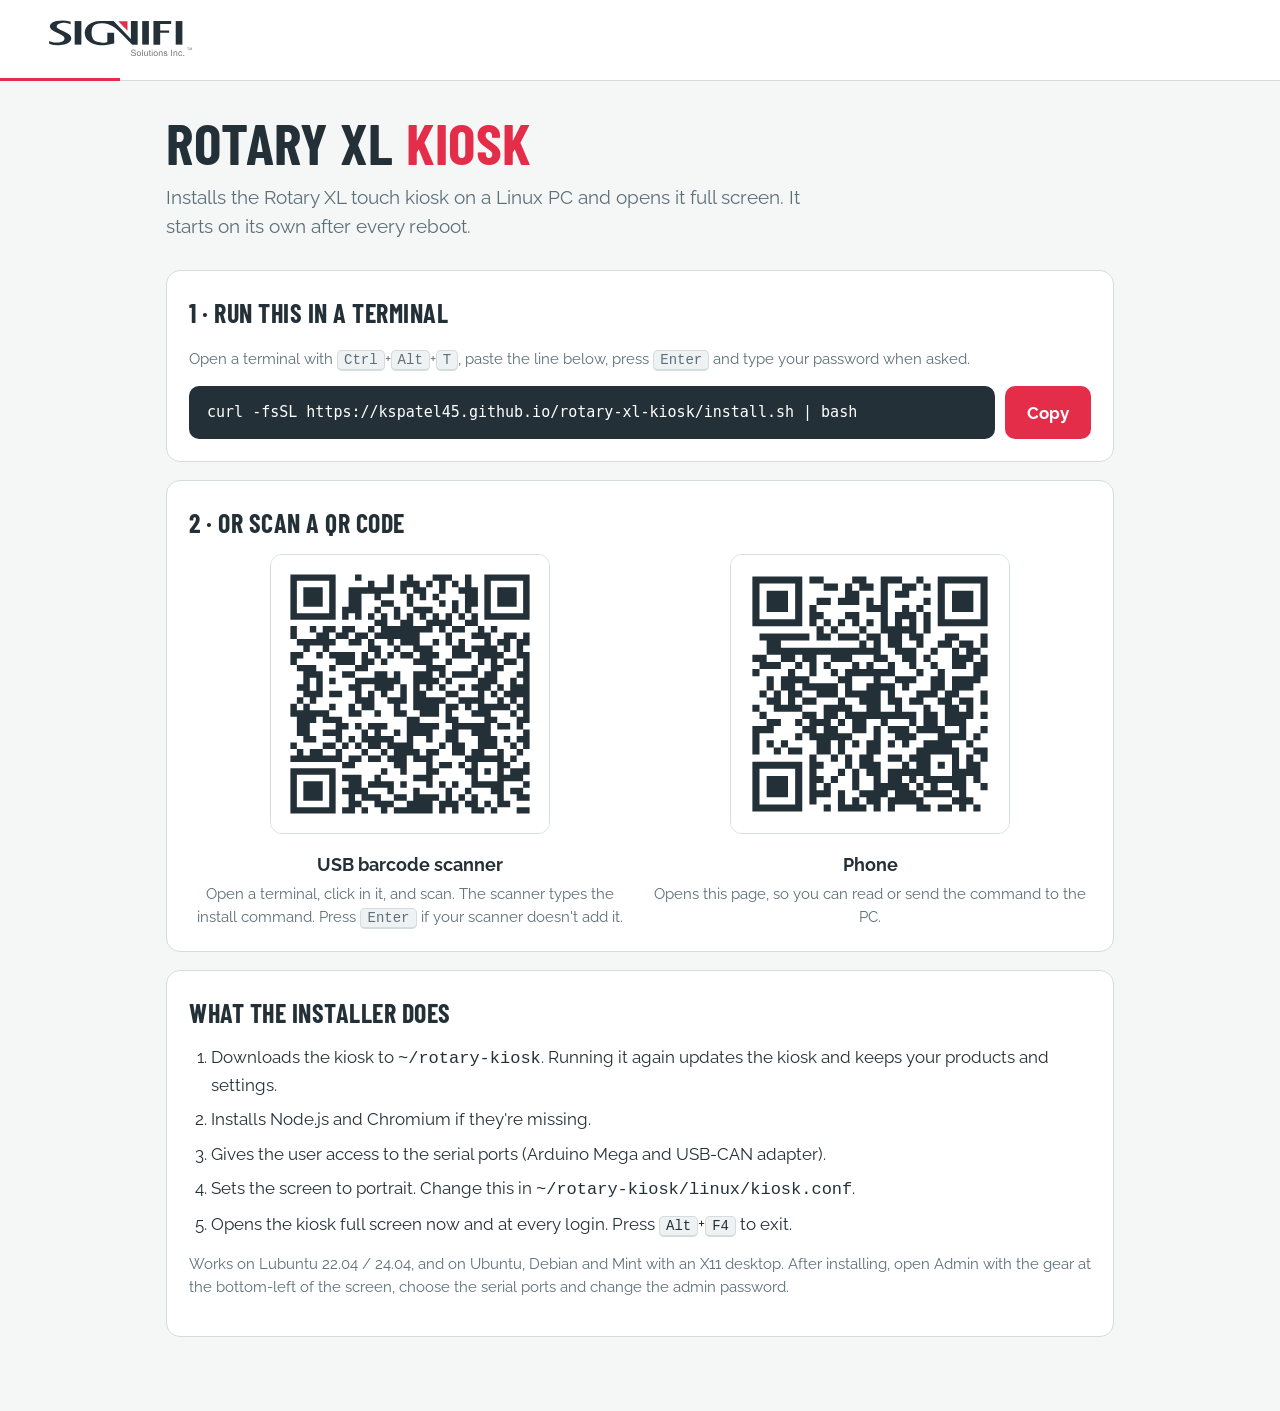
<file: site/index.html>
<!doctype html>
<html lang="en">
<head>
  <meta charset="utf-8">
  <meta name="viewport" content="width=device-width, initial-scale=1">
  <title>Install Rotary XL Kiosk</title>
  <meta name="description" content="One-line installer for the Signifi Rotary XL kiosk on Linux.">
  <link rel="icon" href="signifi-logo.svg">
  <link rel="stylesheet" href="https://fonts.googleapis.com/css2?family=Barlow+Condensed:wght@600;700&family=Raleway:wght@400;500;600;700&display=swap">
  <style>
    :root { --red: #e32d49; --slate: #243037; --grey: #d3ddde; --bg: #f5f7f7; --muted: #5d6f78; }
    * { box-sizing: border-box; }
    body { margin: 0; background: var(--bg); color: var(--slate); font: 17px/1.55 Raleway, "Segoe UI", system-ui, sans-serif; }
    header { background: #fff; border-bottom: 1px solid var(--grey); padding: 18px 24px; position: relative; }
    header::after { content: ""; position: absolute; left: 0; bottom: -1px; width: 120px; height: 3px; background: var(--red); }
    header img { height: 44px; display: block; }
    main { max-width: 980px; margin: 0 auto; padding: 32px 16px 60px; }
    h1, h2 { font-family: "Barlow Condensed", "Arial Narrow", sans-serif; text-transform: uppercase; letter-spacing: .5px; margin: 0; }
    h1 { font-size: clamp(36px, 7vw, 58px); line-height: 1; }
    h1 span { color: var(--red); }
    .lead { color: var(--muted); font-size: 19px; max-width: 680px; margin: 12px 0 28px; }
    .card { background: #fff; border: 1px solid var(--grey); border-radius: 14px; padding: 22px; margin-bottom: 18px; }
    h2 { font-size: 26px; margin-bottom: 10px; }
    .cmd { display: flex; gap: 10px; align-items: stretch; flex-wrap: wrap; }
    code.big { flex: 1 1 420px; min-width: 0; display: block; background: var(--slate); color: #fff; border-radius: 10px; padding: 16px 18px; font: 15px/1.4 Consolas, "DejaVu Sans Mono", monospace; overflow-x: auto; white-space: nowrap; }
    button { font: inherit; font-weight: 700; border: 0; border-radius: 10px; padding: 0 22px; min-height: 50px; background: var(--red); color: #fff; cursor: pointer; }
    button:active { transform: scale(.97); }
    .qrs { display: grid; grid-template-columns: repeat(auto-fit, minmax(260px, 1fr)); gap: 18px; }
    .qr { text-align: center; }
    .qr img { width: 100%; max-width: 280px; border: 1px solid var(--grey); border-radius: 12px; background: #fff; }
    .qr h3 { margin: 10px 0 4px; font-size: 18px; }
    .qr p { margin: 0; color: var(--muted); font-size: 15px; }
    ol { padding-left: 22px; margin: 0; }
    li { margin-bottom: 8px; }
    kbd { background: #eef2f3; border: 1px solid var(--grey); border-bottom-width: 2px; border-radius: 5px; padding: 1px 6px; font: 14px Consolas, monospace; }
    .muted { color: var(--muted); font-size: 15px; }
    a { color: var(--red); }
    @media print { header, button, .noprint { display: none; } body { background: #fff; } .card { break-inside: avoid; } }
  </style>
</head>
<body>
<header><img src="signifi-logo.svg" alt="Signifi"></header>
<main>
  <h1>Rotary XL <span>Kiosk</span></h1>
  <p class="lead">Installs the Rotary XL touch kiosk on a Linux PC and opens it full screen. It starts on its own after every reboot.</p>

  <div class="card">
    <h2>1 · Run this in a terminal</h2>
    <p class="muted">Open a terminal with <kbd>Ctrl</kbd>+<kbd>Alt</kbd>+<kbd>T</kbd>, paste the line below, press <kbd>Enter</kbd> and type your password when asked.</p>
    <div class="cmd">
      <code class="big" id="cmd">curl -fsSL https://kspatel45.github.io/rotary-xl-kiosk/install.sh | bash</code>
      <button id="copy" class="noprint">Copy</button>
    </div>
  </div>

  <div class="card">
    <h2>2 · Or scan a QR code</h2>
    <div class="qrs">
      <div class="qr">
        <img src="qr-install-command.svg" alt="QR code with the install command">
        <h3>USB barcode scanner</h3>
        <p>Open a terminal, click in it, and scan. The scanner types the install command. Press <kbd>Enter</kbd> if your scanner doesn't add it.</p>
      </div>
      <div class="qr">
        <img src="qr-install-page.svg" alt="QR code linking to this page">
        <h3>Phone</h3>
        <p>Opens this page, so you can read or send the command to the PC.</p>
      </div>
    </div>
  </div>

  <div class="card">
    <h2>What the installer does</h2>
    <ol>
      <li>Downloads the kiosk to <code>~/rotary-kiosk</code>. Running it again updates the kiosk and keeps your products and settings.</li>
      <li>Installs Node.js and Chromium if they're missing.</li>
      <li>Gives the user access to the serial ports (Arduino Mega and USB-CAN adapter).</li>
      <li>Sets the screen to portrait. Change this in <code>~/rotary-kiosk/linux/kiosk.conf</code>.</li>
      <li>Opens the kiosk full screen now and at every login. Press <kbd>Alt</kbd>+<kbd>F4</kbd> to exit.</li>
    </ol>
    <p class="muted">Works on Lubuntu 22.04 / 24.04, and on Ubuntu, Debian and Mint with an X11 desktop. After installing, open Admin with the gear at the bottom-left of the screen, choose the serial ports and change the admin password.</p>
  </div>
</main>
<script>
  document.getElementById('copy').addEventListener('click', async e => {
    const t = document.getElementById('cmd').textContent;
    try { await navigator.clipboard.writeText(t); e.target.textContent = 'Copied'; }
    catch { const r = document.createRange(); r.selectNodeContents(document.getElementById('cmd')); getSelection().removeAllRanges(); getSelection().addRange(r); e.target.textContent = 'Press Ctrl+C'; }
    setTimeout(() => { e.target.textContent = 'Copy'; }, 2000);
  });
</script>
</body>
</html>
</file>
